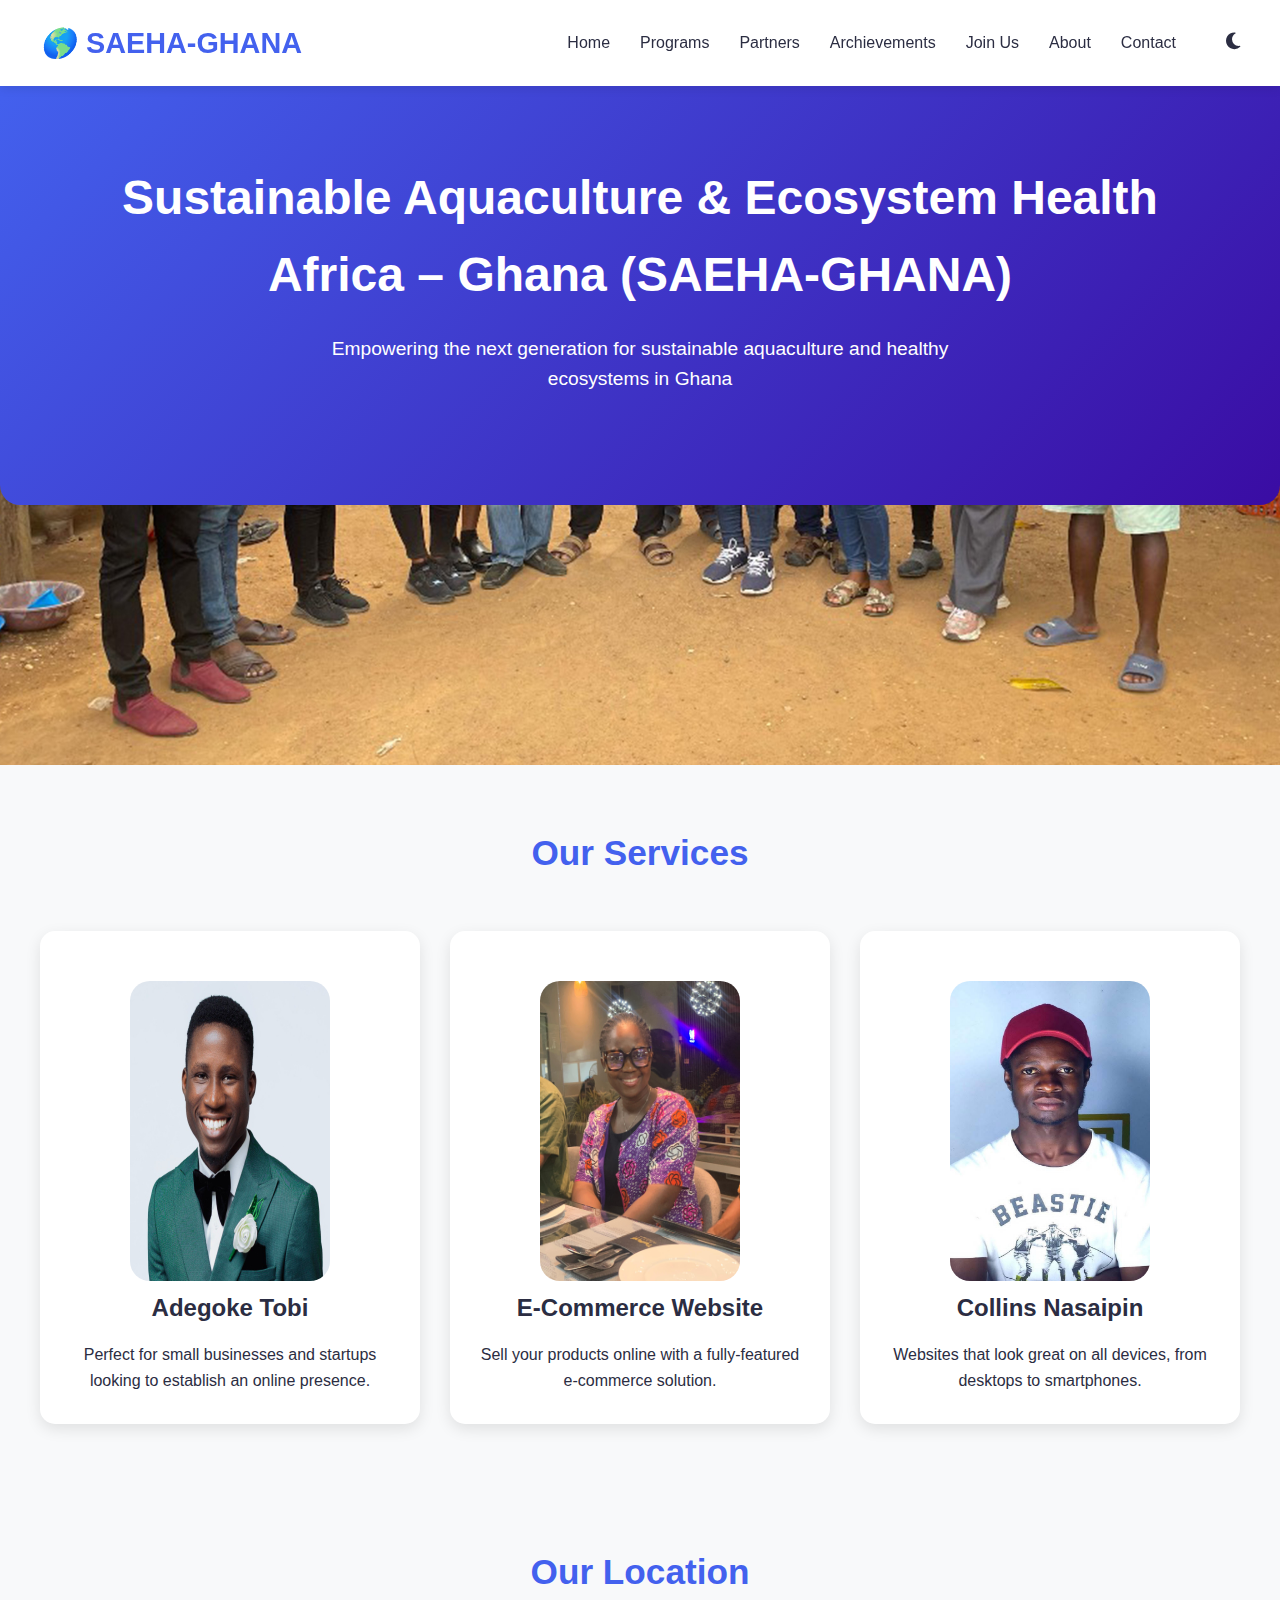
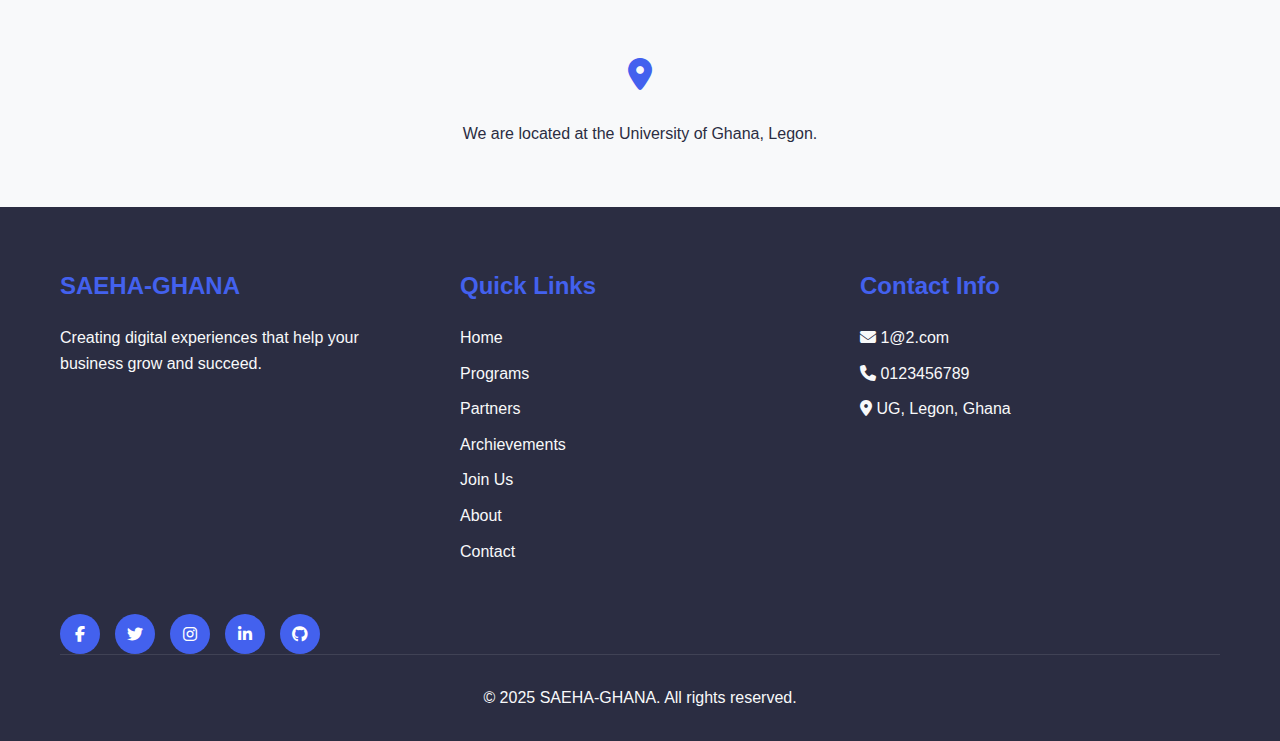
<file: index.html>
<!DOCTYPE html>
<html lang="en">
<head>
    <meta charset="UTF-8">
    <meta name="viewport" content="width=device-width, initial-scale=1.0">
    <title>SAEHA-GHANA</title>
    <link rel="stylesheet" href="style.css">
    <link rel="stylesheet" href="https://cdnjs.cloudflare.com/ajax/libs/font-awesome/6.4.0/css/all.min.css">
</head>
<body>
    <!-- Header & Navigation -->
    <header>
        <div class="container nav-container">
            
            <a href="index.html" class="logo">
                <i>🌎</i>
                SAEHA-GHANA
            </a>

            <button class="nav-toggle" id="navToggle">
                <i class="fas fa-bars"></i>
            </button>

            <ul class="nav-menu" id="navMenu">
                <li class="nav-item"><a href="index.html" class="nav-link">Home</a></li>
                <li class="nav-item"><a href="programs.html" class="nav-link">Programs</a></li>              
                <li class="nav-item"><a href="partners..html" class="nav-link">Partners</a></li>
                <li class="nav-item"><a href="archievements.html" class="nav-link">Archievements</a></li>
                <li class="nav-item"><a href="joinus.html" class="nav-link">Join Us</a></li>
                <li class="nav-item"><a href="about.html" class="nav-link">About</a></li>
                <li class="nav-item"><a href="contact.html" class="nav-link">Contact</a></li>
                <li class="nav-item">
                    <button class="theme-toggle" id="themeToggle">
                        <i class="fas fa-moon"></i>
                    </button>
                </li>
            </ul>
        </div>
    </header>

    <img class="hearder-image" src="images/Aquaculture/hearder-img.jpg" alt="">
    <!-- <h1 class="h1">Sustainable Aquaculture & Ecosystem  Health Africa – Ghana (SAEHA-GHANA)</h1> -->
    <!-- Hero Section -->
    <section class="hero">
        <div class="container">
             <h1>Sustainable Aquaculture & Ecosystem Health Africa – Ghana (SAEHA-GHANA)</h1>
             <p>Empowering the next generation for sustainable aquaculture and healthy ecosystems in Ghana</p>
            <!-- <a href="about.html" class="btn">About Us</a> -->
        </div>
    </section>

    <!-- Services Section -->
    <section class="services container">
        <h2 class="section-title">Our Services</h2>
        <div class="services-grid">
            <div class="service-card">
                <div class="service-icon">
                    <!-- <i class="fas fa-laptop-code"></i> -->
                                    <!-- <img src="images/Aquaculture/Adegoke Tobi.jpg" alt=""> -->

                </div>
                <img src="images/Aquaculture/Adegoke Tobi.jpg" alt="">
                <h3>Adegoke Tobi</h3>
                <p>Perfect for small businesses and startups looking to establish an online presence.</p> 
                <!-- <div class="price">Adegoke Tobi</div>
                <a href="contact.html" class="btn">Order Now</a> -->
            </div>

            <div class="service-card">
                <div class="service-icon">
                    <!-- <i class="fas fa-shopping-cart"></i> -->
                </div>
                <img src="images/Aquaculture/Dorcas Abena.jpg" alt="Dorcas Abena">
                <h3>E-Commerce Website</h3>
                <p>Sell your products online with a fully-featured e-commerce solution.</p>
                <!-- <div class="price">5000 cedis</div>
                <a href="contact.html" class="btn">Order Now</a> -->
            </div>

            <div class="service-card">
                <div class="service-icon">
                    <!-- <i class="fas fa-mobile-alt"></i> -->
                </div>
                <img src="images/Aquaculture/collins.jpg" alt="">
                <h3>Collins Nasaipin</h3>
                <p>Websites that look great on all devices, from desktops to smartphones.</p>
                <!-- <div class="price">3400 cedis</div> -->
                <!-- <a href="contact.html" class="btn">Order Now</a> -->
            </div>
        </div>
    </section>

    <!-- Location Section -->
    <section class="location container">
        <h2 class="section-title">Our Location</h2>
        <div class="location-content">
            <div class="location-icon">
                <i class="fas fa-map-marker-alt"></i>
            </div>
            <p>We are located at the University of Ghana, Legon.</p>
        </div>
    </section>

    <!-- Footer -->
    <footer>
        <div class="container">
            <div class="footer-content">
                <div class="footer-section">
                    <h3>SAEHA-GHANA</h3>
                    <p>Creating digital experiences that help your business grow and succeed.</p>
                </div>

                <div class="footer-section">
                    <h3>Quick Links</h3>
                    <p><a href="index.html">Home</a></p>
                    <p><a href="programs.html">Programs</a></p>
                    <p><a href="partners.html">Partners</a></p>
                    <p><a href="archievements.html">Archievements</a></p>
                    <p><a href="joinus.html">Join Us</a></p>
                    <p><a href="about.html">About</a></p>
                    <p><a href="contact.html">Contact</a></p>
                </div>

                <div class="footer-section">
                    <h3>Contact Info</h3>
                    <p><i class="fas fa-envelope"></i> 1@2.com</p>
                    <p><i class="fas fa-phone"></i> 0123456789</p>
                    <p><i class="fas fa-map-marker-alt"></i> UG, Legon, Ghana</p>
                </div>
            </div>

            <div class="social-links">
                <a href="#"><i class="fab fa-facebook-f"></i></a>
                <a href="#"><i class="fab fa-twitter"></i></a>
                <a href="#"><i class="fab fa-instagram"></i></a>
                <a href="#"><i class="fab fa-linkedin-in"></i></a>
                <a href="#"><i class="fab fa-github"></i></a>
            </div>

            <div class="footer-bottom">
                <p>&copy; 2025 SAEHA-GHANA. All rights reserved.</p>
            </div>
        </div>
    </footer>

    <script src="script.js"></script>
</body>
</html>
</file>
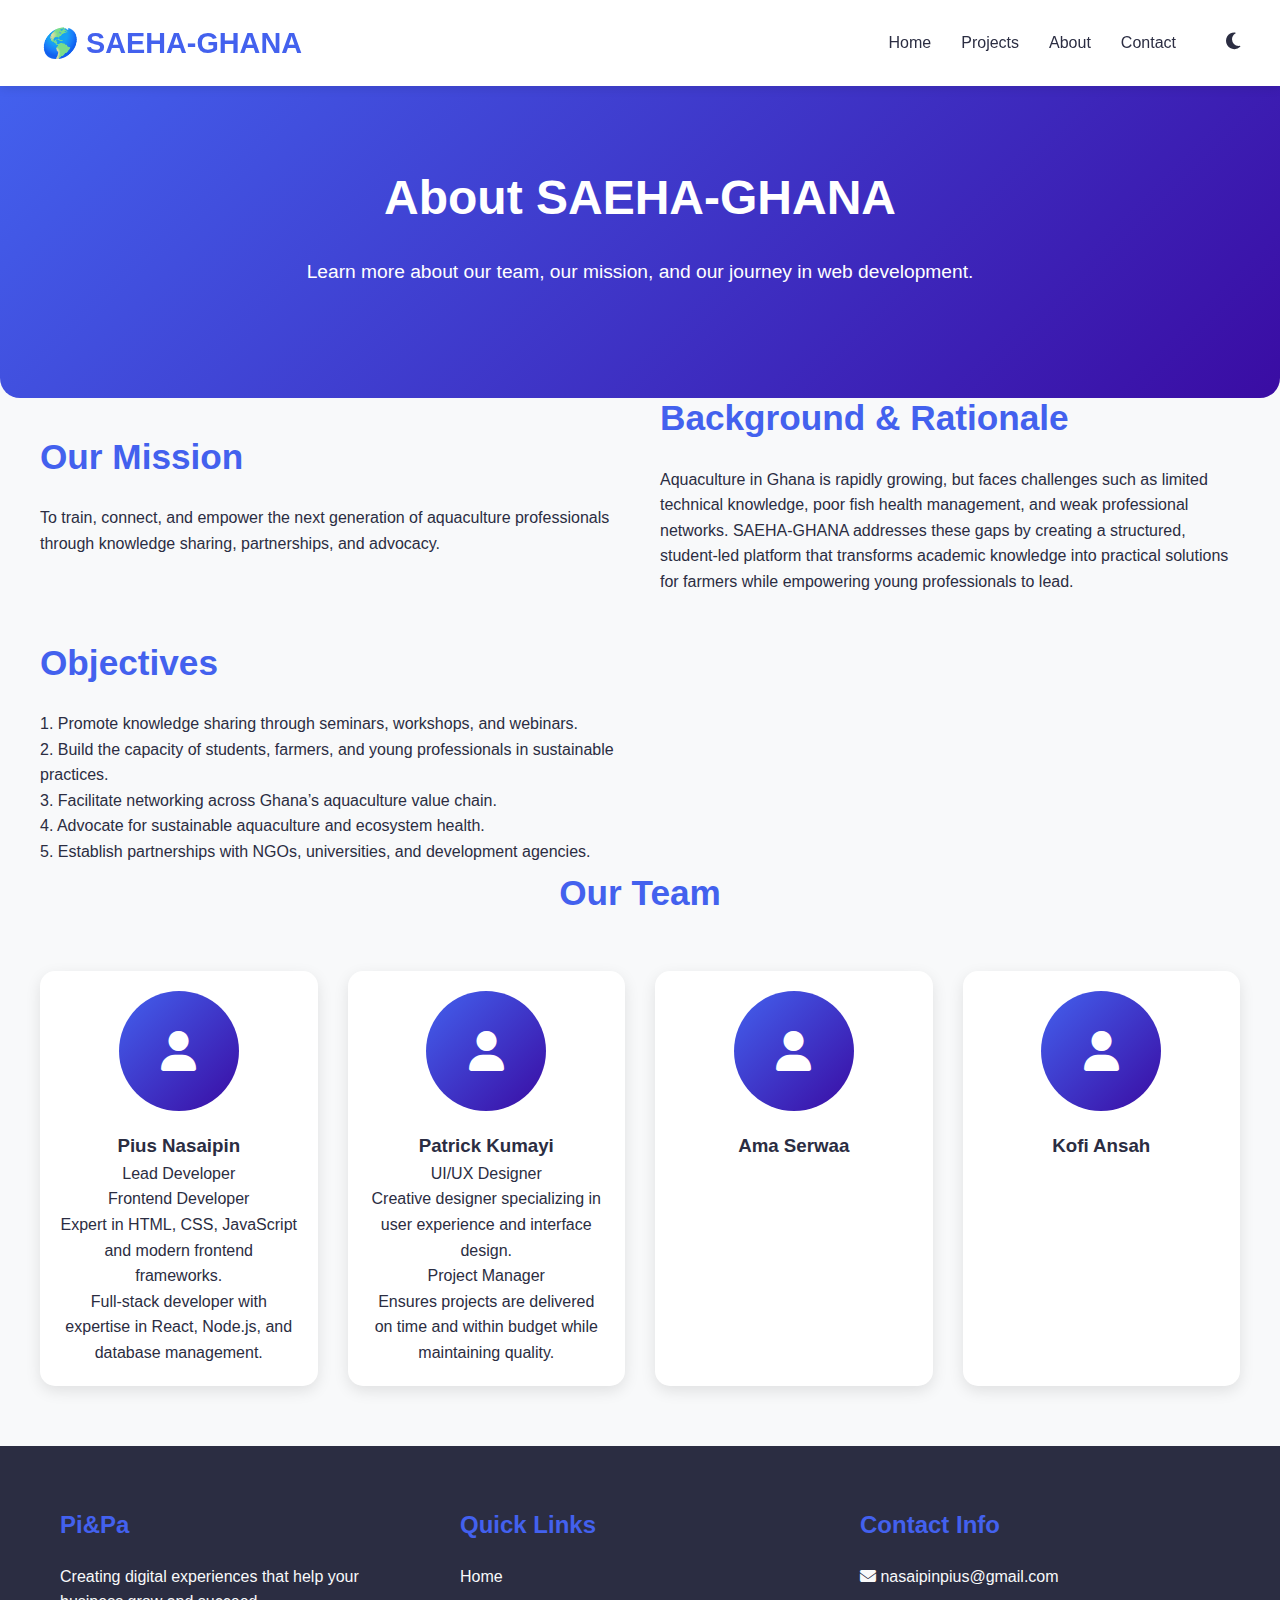
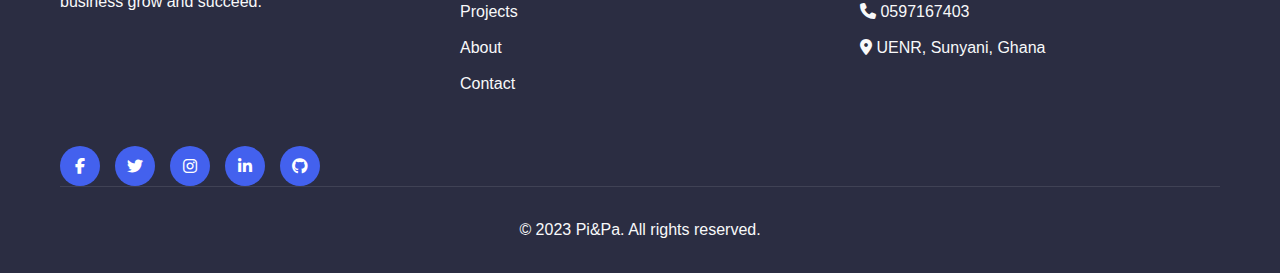
<file: about.html>
<!DOCTYPE html>
<html lang="en">
<head>
    <meta charset="UTF-8">
    <meta name="viewport" content="width=device-width, initial-scale=1.0">
    <title>SAEHA-GHANA</title>
    <link rel="stylesheet" href="style.css">
    <link rel="stylesheet" href="https://cdnjs.cloudflare.com/ajax/libs/font-awesome/6.4.0/css/all.min.css">
</head>
<body>
    <!-- Header & Navigation -->
    <header>
        <div class="container nav-container">
            <a href="index.html" class="logo">
                <i>🌎</i>
                SAEHA-GHANA
            </a>

            <button class="nav-toggle" id="navToggle">
                <i class="fas fa-bars"></i>
            </button>

            <ul class="nav-menu" id="navMenu">
                <li class="nav-item"><a href="index.html" class="nav-link">Home</a></li>
                <li class="nav-item"><a href="projects.html" class="nav-link">Projects</a></li>
                <li class="nav-item"><a href="about.html" class="nav-link active">About</a></li>
                <li class="nav-item"><a href="contact.html" class="nav-link">Contact</a></li>
                <li class="nav-item">
                    <button class="theme-toggle" id="themeToggle">
                        <i class="fas fa-moon"></i>
                    </button>
                </li>
            </ul>
        </div>
    </header>

    <!-- Hero Section -->
    <section class="hero">
        <div class="container">
            <h1>About SAEHA-GHANA</h1>
            <p>Learn more about our team, our mission, and our journey in web development.</p>
        </div>
    </section>

    <!-- About Section -->
    <section class="about container">
        <div class="about-content">
            <div class="about-text">
                <h2>Who We Are</h2>
                <p>SAEHA-GHANA is a youth-driven, professional platform dedicated to promoting sustainable aquaculture and ecosystem health in Ghana. Born out of the Aquahem Project, our network connects students, farmers, researchers, and industry stakeholders to share knowledge, strengthen skills, and drive innovation in aquaculture.</p>
                <!-- <p>Pi&Pa was founded in 2020 by a group of passionate web developers from the University of Energy and Natural Resources (UENR) in Sunyani. What started as a small campus project quickly grew into a full-service web development agency.</p> -->
                <!-- <p>Our mission is to help businesses of all sizes establish a strong online presence through custom websites that are not only visually appealing but also functional, user-friendly, and optimized for performance.</p> -->
                <!-- <p>Over the years, we've had the privilege of working with various clients across different industries, from local restaurants to educational institutions and e-commerce stores.</p> -->
            </div>
            <div class="about-text">
                <h2>Our Vision</h2>
                <p>To be a leading hub for sustainable aquaculture and aquatic ecosystem health in West Africa.</p>
                <!-- <p>At Pi&Pa, we believe in a collaborative approach to web development. We work closely with our clients to understand their unique needs and goals, ensuring that the final product exceeds their expectations.</p>
                <p>We follow industry best practices and stay up-to-date with the latest technologies and trends to deliver websites that are modern, secure, and scalable.</p> -->
                <p>Our process includes thorough planning, design, development, testing, and ongoing support to ensure your website continues to perform well long after launch.</p>
            </div>
              <div class="about-text">
                <h2>Our Mission</h2>
                <p>To train, connect, and empower the next generation of aquaculture professionals through knowledge sharing, partnerships, and advocacy.</p>
             </div>
             <div class="about-text">
                <h2>Background & Rationale</h2>
                <p>Aquaculture in Ghana is rapidly growing, but faces challenges such as limited technical knowledge, poor fish health management, and weak professional networks. SAEHA-GHANA addresses these gaps by creating a structured, student-led platform that transforms academic knowledge into practical solutions for farmers while empowering young professionals to lead.</p>
             </div>
             <div class="about-text">
                <h2>Objectives</h2>
                <p>
                    <ul>1.	Promote knowledge sharing through seminars, workshops, and webinars.</ul>
                    <ul>2.   Build the capacity of students, farmers, and young professionals in sustainable practices.</ul>
                    <ul>3.	Facilitate networking across Ghana’s aquaculture value chain.</ul>
                    <ul>4.	Advocate for sustainable aquaculture and ecosystem health.</ul>
                    <ul>5.	Establish partnerships with NGOs, universities, and development agencies.</ul>
                </p>
             </div>

            <!--  -->
            
        </div>

        <h2 class="section-title">Our Team</h2>
        <div class="team-grid">
            <div class="team-member">
                <div class="team-img">
                    <i class="fas fa-user"></i>
                </div>
                <h3>Pius Nasaipin</h3>
                <p>Lead Developer</p>
                    <p>Frontend Developer</p>
                <p>Expert in HTML, CSS, JavaScript and modern frontend frameworks.</p>
           
                <p>Full-stack developer with expertise in React, Node.js, and database management.</p>
            </div>

            <div class="team-member">
                <div class="team-img">
                    <i class="fas fa-user"></i>
                </div>
                <h3>Patrick Kumayi</h3>
                <p>UI/UX Designer</p>
                <p>Creative designer specializing in user experience and interface design.</p>
                   <p>Project Manager</p>
                <p>Ensures projects are delivered on time and within budget while maintaining quality.</p>
            
            </div>

            <div class="team-member">
                <div class="team-img">
                    <i class="fas fa-user"></i>
                </div>
                <h3>Ama Serwaa</h3>
             </div>

            <div class="team-member">
                <div class="team-img">
                    <i class="fas fa-user"></i>
                </div>
                <h3>Kofi Ansah</h3>
             </div>
        </div>
    </section>

    <!-- Footer -->
    <footer>
        <div class="container">
            <div class="footer-content">
                <div class="footer-section">
                    <h3>Pi&Pa</h3>
                    <p>Creating digital experiences that help your business grow and succeed.</p>
                </div>

                <div class="footer-section">
                    <h3>Quick Links</h3>
                    <p><a href="index.html">Home</a></p>
                    <p><a href="projects.html">Projects</a></p>
                    <p><a href="about.html">About</a></p>
                    <p><a href="contact.html">Contact</a></p>
                </div>

                <div class="footer-section">
                    <h3>Contact Info</h3>
                    <p><i class="fas fa-envelope"></i> nasaipinpius@gmail.com</p>
                    <p><i class="fas fa-phone"></i> 0597167403</p>
                    <p><i class="fas fa-map-marker-alt"></i> UENR, Sunyani, Ghana</p>
                </div>
            </div>

            <div class="social-links">
                <a href="#"><i class="fab fa-facebook-f"></i></a>
                <a href="#"><i class="fab fa-twitter"></i></a>
                <a href="#"><i class="fab fa-instagram"></i></a>
                <a href="#"><i class="fab fa-linkedin-in"></i></a>
                <a href="#"><i class="fab fa-github"></i></a>
            </div>

            <div class="footer-bottom">
                <p>&copy; 2023 Pi&Pa. All rights reserved.</p>
            </div>
        </div>
    </footer>

    <script src="script.js"></script>
</body>
</html>
</file>
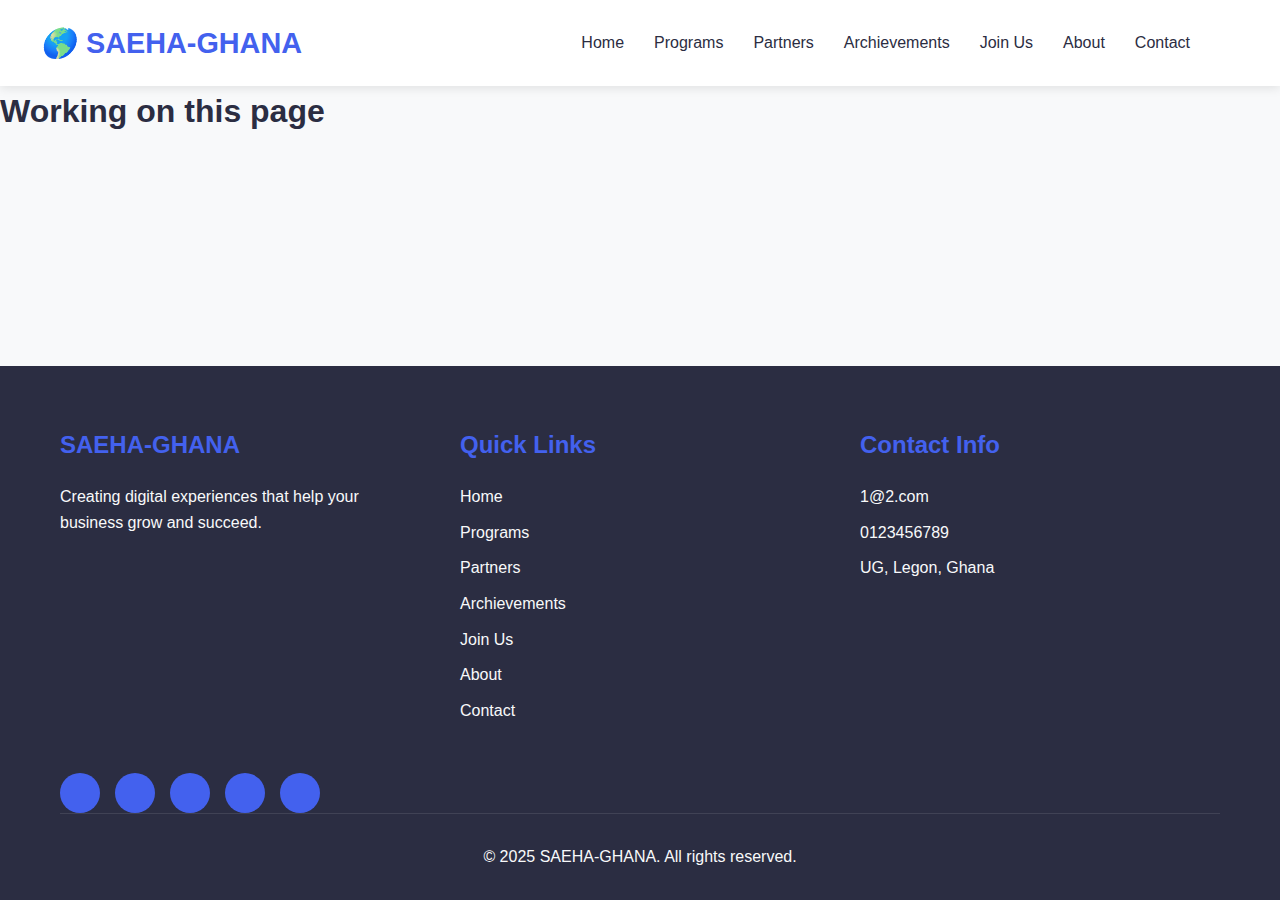
<file: archievements.html>
<!DOCTYPE html>
<html lang="en">
<head>
    <meta charset="UTF-8">
    <meta name="viewport" content="width=device-width, initial-scale=1.0">
    <title>SAEHA-GHANA</title>
    <link rel="stylesheet" href="style.css">
</head>
<body>
    <header>
        <div class="container nav-container">
            
            <a href="index.html" class="logo">
                <i>🌎</i>
                SAEHA-GHANA
            </a>

            <button class="nav-toggle" id="navToggle">
                <i class="fas fa-bars"></i>
            </button>

            <ul class="nav-menu" id="navMenu">
                <li class="nav-item"><a href="index.html" class="nav-link">Home</a></li>
                <li class="nav-item"><a href="programs.html" class="nav-link">Programs</a></li>              
                <li class="nav-item"><a href="partners..html" class="nav-link">Partners</a></li>
                <li class="nav-item"><a href="archievements.html" class="nav-link">Archievements</a></li>
                <li class="nav-item"><a href="joinus.html" class="nav-link">Join Us</a></li>
                <li class="nav-item"><a href="about.html" class="nav-link">About</a></li>
                <li class="nav-item"><a href="contact.html" class="nav-link">Contact</a></li>
                <li class="nav-item">
                    <button class="theme-toggle" id="themeToggle">
                        <i class="fas fa-moon"></i>
                    </button>
                </li>
            </ul>
        </div>
    </header>

<h1>Working on this page</h1>

<!-- the footer -->
  <footer>
        <div class="container">
            <div class="footer-content">
                <div class="footer-section">
                    <h3>SAEHA-GHANA</h3>
                    <p>Creating digital experiences that help your business grow and succeed.</p>
                </div>

                <div class="footer-section">
                    <h3>Quick Links</h3>
                    <p><a href="index.html">Home</a></p>
                    <p><a href="programs.html">Programs</a></p>
                    <p><a href="partners.html">Partners</a></p>
                    <p><a href="archievements.html">Archievements</a></p>
                    <p><a href="joinus.html">Join Us</a></p>
                    <p><a href="about.html">About</a></p>
                    <p><a href="contact.html">Contact</a></p>
                </div>

                <div class="footer-section">
                    <h3>Contact Info</h3>
                    <p><i class="fas fa-envelope"></i> 1@2.com</p>
                    <p><i class="fas fa-phone"></i> 0123456789</p>
                    <p><i class="fas fa-map-marker-alt"></i> UG, Legon, Ghana</p>
                </div>
            </div>

            <div class="social-links">
                <a href="#"><i class="fab fa-facebook-f"></i></a>
                <a href="#"><i class="fab fa-twitter"></i></a>
                <a href="#"><i class="fab fa-instagram"></i></a>
                <a href="#"><i class="fab fa-linkedin-in"></i></a>
                <a href="#"><i class="fab fa-github"></i></a>
            </div>

            <div class="footer-bottom">
                <p>&copy; 2025 SAEHA-GHANA. All rights reserved.</p>
            </div>
        </div>
    </footer>


    <script src="script.js"></script>
</body>
</html>
</file>
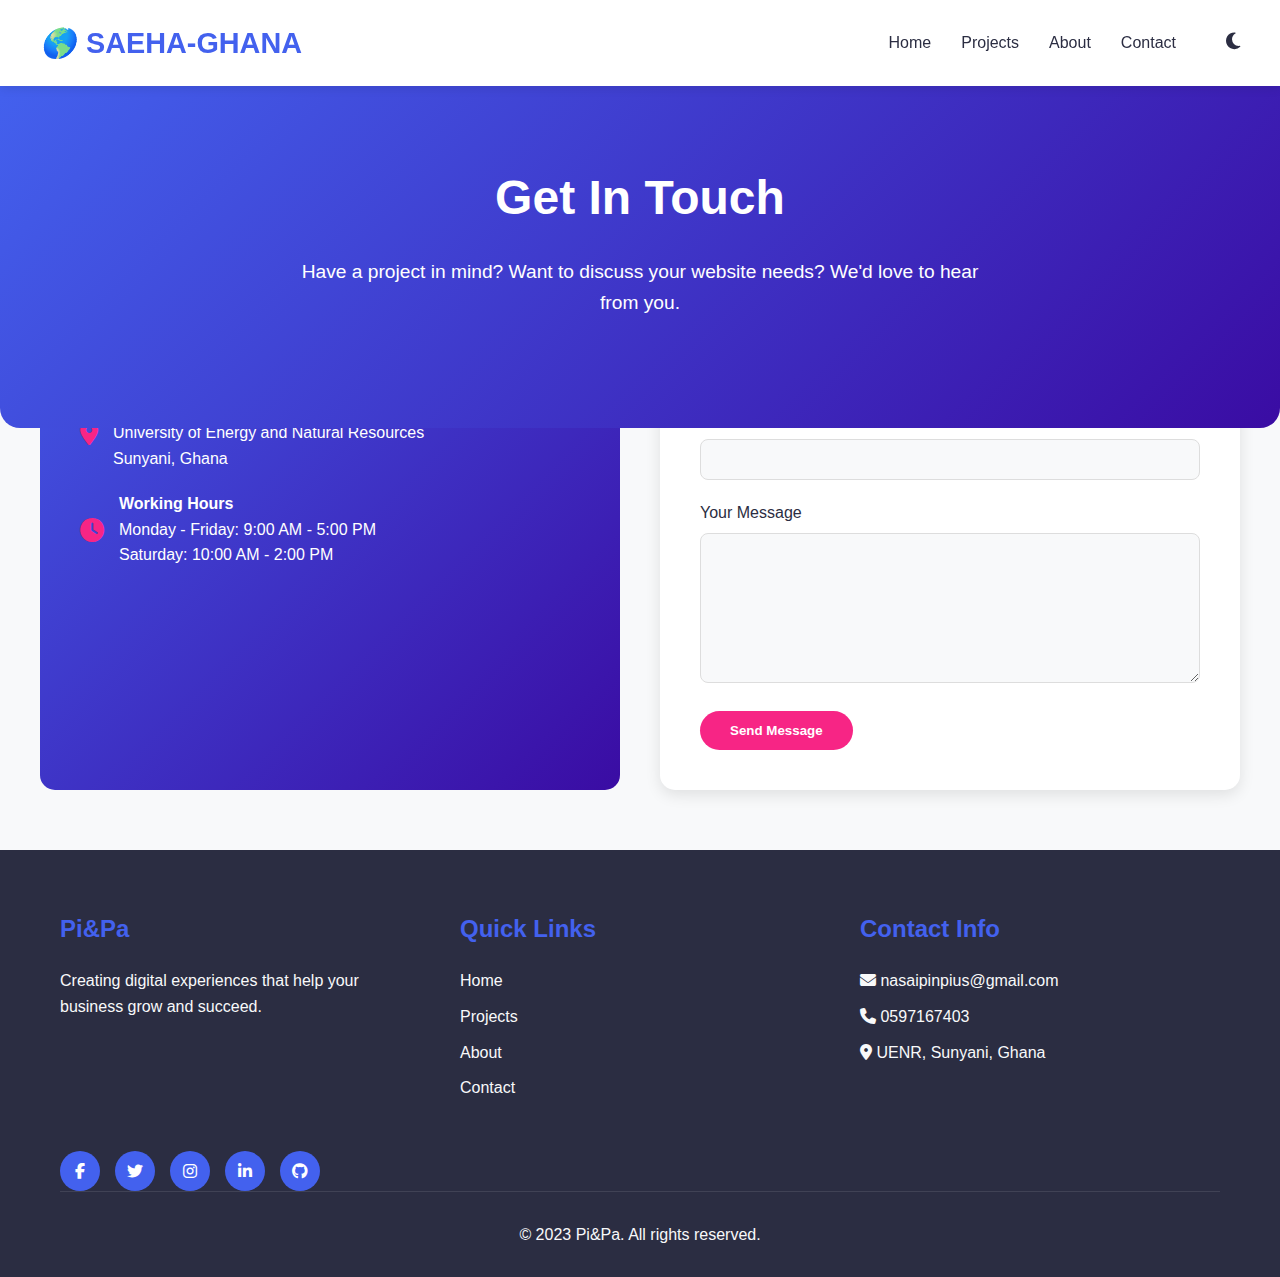
<file: contact.html>
<!DOCTYPE html>
<html lang="en">
<head>
    <meta charset="UTF-8">
    <meta name="viewport" content="width=device-width, initial-scale=1.0">
    <title>SAEHA-GHANA</title>
    <link rel="stylesheet" href="style.css">
    <link rel="stylesheet" href="https://cdnjs.cloudflare.com/ajax/libs/font-awesome/6.4.0/css/all.min.css">
</head>
<body>
    <!-- Header & Navigation -->
    <header>
        <div class="container nav-container">
              
            <a href="index.html" class="logo">
                <i>🌎</i>
                SAEHA-GHANA
            </a>

            <button class="nav-toggle" id="navToggle">
                <i class="fas fa-bars"></i>
            </button>

            <ul class="nav-menu" id="navMenu">
                <li class="nav-item"><a href="index.html" class="nav-link">Home</a></li>
                <li class="nav-item"><a href="projects.html" class="nav-link">Projects</a></li>
                <li class="nav-item"><a href="about.html" class="nav-link">About</a></li>
                <li class="nav-item"><a href="contact.html" class="nav-link active">Contact</a></li>
                <li class="nav-item">
                    <button class="theme-toggle" id="themeToggle">
                        <i class="fas fa-moon"></i>
                    </button>
                </li>
            </ul>
        </div>
    </header>

    <!-- Hero Section -->
    <section class="hero">
        <div class="container">
            <h1>Get In Touch</h1>
            <p>Have a project in mind? Want to discuss your website needs? We'd love to hear from you.</p>
        </div>
    </section>

    <!-- Contact Section -->
    <section class="contact container">
        <div class="contact-container">
            <div class="contact-info">
                <h3>Contact Information</h3>
                <div class="contact-detail">
                    <i class="fas fa-envelope"></i>
                    <div>
                        <h4>Email</h4>
                        <p>nasaipinpius@gmail.com</p>
                    </div>
                </div>
                <div class="contact-detail">
                    <i class="fas fa-phone"></i>
                    <div>
                        <h4>Phone</h4>
                        <p>0597167403</p>
                    </div>
                </div>
                <div class="contact-detail">
                    <i class="fas fa-map-marker-alt"></i>
                    <div>
                        <h4>Location</h4>
                        <p>University of Energy and Natural Resources<br>Sunyani, Ghana</p>
                    </div>
                </div>
                <div class="contact-detail">
                    <i class="fas fa-clock"></i>
                    <div>
                        <h4>Working Hours</h4>
                        <p>Monday - Friday: 9:00 AM - 5:00 PM<br>Saturday: 10:00 AM - 2:00 PM</p>
                    </div>
                </div>
            </div>

            <div class="contact-form">
                <h3>Send Us a Message</h3>
                <form id="emailForm">
                    <div class="form-group">
                        <label for="name">Your Name</label>
                        <input type="text" id="name" name="name" required>
                    </div>
                    <div class="form-group">
                        <label for="email">Your Email</label>
                        <input type="email" id="email" name="email" required>
                    </div>
                    <div class="form-group">
                        <label for="subject">Subject</label>
                        <input type="text" id="subject" name="subject" required>
                    </div>
                    <div class="form-group">
                        <label for="message">Your Message</label>
                        <textarea id="message" name="message" required></textarea>
                    </div>
                    <button type="submit" class="btn">Send Message</button>
                </form>
            </div>
        </div>
    </section>

    <!-- Footer -->
    <footer>
        <div class="container">
            <div class="footer-content">
                <div class="footer-section">
                    <h3>Pi&Pa</h3>
                    <p>Creating digital experiences that help your business grow and succeed.</p>
                </div>

                <div class="footer-section">
                    <h3>Quick Links</h3>
                    <p><a href="index.html">Home</a></p>
                    <p><a href="projects.html">Projects</a></p>
                    <p><a href="about.html">About</a></p>
                    <p><a href="contact.html">Contact</a></p>
                </div>

                <div class="footer-section">
                    <h3>Contact Info</h3>
                    <p><i class="fas fa-envelope"></i> nasaipinpius@gmail.com</p>
                    <p><i class="fas fa-phone"></i> 0597167403</p>
                    <p><i class="fas fa-map-marker-alt"></i> UENR, Sunyani, Ghana</p>
                </div>
            </div>

            <div class="social-links">
                <a href="#"><i class="fab fa-facebook-f"></i></a>
                <a href="#"><i class="fab fa-twitter"></i></a>
                <a href="#"><i class="fab fa-instagram"></i></a>
                <a href="#"><i class="fab fa-linkedin-in"></i></a>
                <a href="#"><i class="fab fa-github"></i></a>
            </div>

            <div class="footer-bottom">
                <p>&copy; 2023 Pi&Pa. All rights reserved.</p>
            </div>
        </div>
    </footer>

    <script src="script.js"></script>
    <script>
        // Email form handling
        document.getElementById('emailForm').addEventListener('submit', function(e) {
            e.preventDefault();
            
            // Get form values
            const name = document.getElementById('name').value;
            const email = document.getElementById('email').value;
            const subject = document.getElementById('subject').value;
            const message = document.getElementById('message').value;
            
            // In a real application, you would send this data to a server
            // For demonstration, we'll show an alert
            alert(`Thank you ${name}! Your message has been received. We will contact you at ${email} soon.`);
            
            // Reset the form
            document.getElementById('emailForm').reset();
        });
    </script>
</body>
</html>
</file>
<file: style.css>
/* style.css */
:root {
    --primary: #4361ee;
    --secondary: #3a0ca3;
    --accent: #f72585;
    --text: #2b2d42;
    --background: #f8f9fa;
    --card-bg: #ffffff;
    --footer-bg: #2b2d42;
    --footer-text: #f8f9fa;
    --shadow: rgba(0, 0, 0, 0.1);
    --transition: all 0.3s ease;
}

.dark-mode {
    --primary: #4cc9f0;
    --secondary: #4895ef;
    --accent: #f72585;
    --text: #f8f9fa;
    --background: #121212;
    --card-bg: #1e1e1e;
    --footer-bg: #000000;
    --footer-text: #f8f9fa;
    --shadow: rgba(0, 0, 0, 0.5);
}

* {
    margin: 0;
    padding: 0;
    box-sizing: border-box;
    transition: var(--transition);
}

body {
    font-family: 'Segoe UI', Tahoma, Geneva, Verdana, sans-serif;
    background-color: var(--background);
    color: var(--text);
    line-height: 1.6;
    min-height: 100vh;
    display: flex;
    flex-direction: column;
    /* margin: 20px; */
}

.container {
    width: 100%;
    max-width: 1200px;
    margin: 0 auto;
    padding: 0 20px;
}

/* Header & Navigation */
header {
    background-color: var(--card-bg);
    box-shadow: 0 2px 10px var(--shadow);
    position: sticky;
    top: 0;
    z-index: 100;
    
}

.nav-container {
    display: flex;
    justify-content: space-between;
    align-items: center;
    padding: 20px 0;
}

.logo {
    font-size: 1.8rem;
    font-weight: 700;
    color: var(--primary);
    text-decoration: none;
    display: flex;
    align-items: center;
}

.logo i {
    margin-right: 10px;
}

.nav-menu {
    display: flex;
    list-style: none;
}

.nav-item {
    margin-left: 30px;
}

.nav-link {
    color: var(--text);
    text-decoration: none;
    font-weight: 500;
    position: relative;
    padding: 5px 0;
}

.nav-link::after {
    content: '';
    position: absolute;
    bottom: 0;
    left: 0;
    width: 0;
    height: 2px;
    background-color: var(--primary);
    transition: var(--transition);
}

.nav-link:hover::after {
    width: 100%;
}

.nav-toggle {
    display: none;
    background: none;
    border: none;
    font-size: 1.5rem;
    color: var(--text);
    cursor: pointer;
}

.theme-toggle {
    background: none;
    border: none;
    font-size: 1.2rem;
    color: var(--text);
    cursor: pointer;
    margin-left: 20px;
}

/* Hero Section */
.hero {
    padding: 80px 0;
    background: linear-gradient(135deg, var(--primary) 0%, var(--secondary) 100%);
    color: white;
    text-align: center;
    border-radius: 0 0 20px 20px;
    margin-bottom: 40px;
    position: absolute;
    width: 100%;
    margin-top: 80px;
    /* height: 60%; */
    /* opacity: 60%; */
}

.hero h1 {
    font-size: 3rem;
    margin-bottom: 20px;
    
}

.hero p {
    font-size: 1.2rem;
    max-width: 700px;
    margin: 0 auto 30px;
}

.btn {
    display: inline-block;
    background-color: var(--accent);
    color: white;
    padding: 12px 30px;
    border-radius: 30px;
    text-decoration: none;
    font-weight: 600;
    transition: var(--transition);
    border: none;
    cursor: pointer;
}

.btn:hover {
    transform: translateY(-3px);
    box-shadow: 0 10px 20px rgba(0, 0, 0, 0.2);
}

/* Services Section */
.section-title {
    text-align: center;
    margin-bottom: 50px;
    font-size: 2.2rem;
    color: var(--primary);
}

.services {
    padding: 60px 0;
}

.services-grid {
    display: grid;
    grid-template-columns: repeat(auto-fit, minmax(300px, 1fr));
    gap: 30px;
}

.service-card {
    background-color: var(--card-bg);
    border-radius: 15px;
    padding: 30px;
    box-shadow: 0 5px 15px var(--shadow);
    text-align: center;
    transition: var(--transition);
}

.service-card:hover {
    transform: translateY(-10px);
}

.service-icon {
    font-size: 3rem;
    color: var(--primary);
    margin-bottom: 20px;
}

.service-card h3 {
    margin-bottom: 15px;
    font-size: 1.5rem;
}

.price {
    font-size: 1.8rem;
    color: var(--accent);
    margin: 15px 0;
    font-weight: 700;
}

/* Location Section */
.location {
    padding: 60px 0;
    text-align: center;
}

.location-content {
    max-width: 700px;
    margin: 0 auto;
}

.location-icon {
    font-size: 2rem;
    color: var(--primary);
    margin-bottom: 20px;
}

/* Projects Section */
.projects {
    padding: 60px 0;
    /* display: none; */
    margin-top: 300px;
}

.projects-grid {
    display: grid;
    grid-template-columns: repeat(auto-fit, minmax(350px, 1fr));
    gap: 30px;
}

.project-card {
    background-color: var(--card-bg);
    border-radius: 15px;
    overflow: hidden;
    box-shadow: 0 5px 15px var(--shadow);
    transition: var(--transition);
}

.project-card:hover {
    transform: translateY(-10px);
}

.project-img {
    height: 200px;
    background: linear-gradient(135deg, var(--primary) 0%, var(--secondary) 100%);
    display: flex;
    align-items: center;
    justify-content: center;
    color: white;
    font-size: 3rem;
}

.project-content {
    padding: 20px;
    margin-top: 30px;
}

.project-content h3 {
    margin-bottom: 10px;
    font-size: 1.5rem;
}

/* About Section */
.about {
    padding: 60px 0;
}

.about-content {
    display: grid;
    grid-template-columns: 1fr 1fr;
    gap: 40px;
    align-items: center;
}

.about-text h2 {
    font-size: 2.2rem;
    margin-bottom: 20px;
    color: var(--primary);
}

.team-grid {
    display: grid;
    grid-template-columns: repeat(auto-fit, minmax(250px, 1fr));
    gap: 30px;
    margin-top: 50px;
}

.team-member {
    background-color: var(--card-bg);
    border-radius: 15px;
    padding: 20px;
    text-align: center;
    box-shadow: 0 5px 15px var(--shadow);
}

.team-img {
    width: 120px;
    height: 120px;
    border-radius: 50%;
    background: linear-gradient(135deg, var(--primary) 0%, var(--secondary) 100%);
    margin: 0 auto 20px;
    display: flex;
    align-items: center;
    justify-content: center;
    color: white;
    font-size: 2.5rem;
}

/* Contact Section */
.contact {
    padding: 60px 0;
}

.contact-container {
    display: grid;
    grid-template-columns: 1fr 1fr;
    gap: 40px;
}

.contact-info {
    background: linear-gradient(135deg, var(--primary) 0%, var(--secondary) 100%);
    color: white;
    padding: 40px;
    border-radius: 15px;
}

.contact-info h3 {
    font-size: 1.8rem;
    margin-bottom: 20px;
}

.contact-detail {
    display: flex;
    align-items: center;
    margin-bottom: 20px;
}

.contact-detail i {
    font-size: 1.5rem;
    margin-right: 15px;
    color: var(--accent);
}

.contact-form {
    background-color: var(--card-bg);
    padding: 40px;
    border-radius: 15px;
    box-shadow: 0 5px 15px var(--shadow);
}

.form-group {
    margin-bottom: 20px;
}

.form-group label {
    display: block;
    margin-bottom: 8px;
    font-weight: 500;
}

.form-group input,
.form-group textarea {
    width: 100%;
    padding: 12px 15px;
    border: 1px solid #ddd;
    border-radius: 8px;
    background-color: var(--background);
    color: var(--text);
}

.form-group textarea {
    min-height: 150px;
    resize: vertical;
}

/* Footer */
footer {
    background-color: var(--footer-bg);
    color: var(--footer-text);
    padding: 60px 0 30px;
    margin-top: auto;
}

.footer-content {
    display: grid;
    grid-template-columns: repeat(auto-fit, minmax(250px, 1fr));
    gap: 40px;
    margin-bottom: 40px;
}

.footer-section h3 {
    font-size: 1.5rem;
    margin-bottom: 20px;
    color: var(--primary);
}

.footer-section p, .footer-section a {
    margin-bottom: 10px;
    display: block;
    color: var(--footer-text);
    text-decoration: none;
}

.social-links {
    display: flex;
    gap: 15px;
    margin-top: 20px;
}

.social-links a {
    display: inline-flex;
    align-items: center;
    justify-content: center;
    width: 40px;
    height: 40px;
    border-radius: 50%;
    background-color: var(--primary);
    color: white;
    text-decoration: none;
    transition: var(--transition);
}

.social-links a:hover {
    transform: translateY(-3px);
}

.footer-bottom {
    text-align: center;
    padding-top: 30px;
    border-top: 1px solid rgba(255, 255, 255, 0.1);
}
 .h1 {
        position: absolute;
        margin-top: 350px;
        margin-left: 100px;
        color: #fff;
        /* font-size: 2.2rem; */
        font-size: 3rem;
        margin-bottom: 20px;
    }

/* Responsive Styles */
@media (max-width: 968px) {
    .about-content,
    .contact-container {
        grid-template-columns: 1fr;
    }
}

@media (max-width: 768px) {
    .nav-menu {
        position: fixed;
        top: 70px;
        left: -100%;
        flex-direction: column;
        background-color: var(--card-bg);
        width: 100%;
        box-shadow: 0 10px 15px var(--shadow);
        padding: 20px;
        transition: 0.4s;
    }

    .nav-menu.active {
        left: 0;
    }

    .nav-item {
        margin: 15px 0;
    }

    .nav-toggle {
        display: block;
    }
    .h1 {
        position: absolute;
        margin-top: 200px;
        margin-left: 50px;
        color: #fff;
        display: none;
        font-size: 2.2rem;
    }
    .project {
        margin:  300px;
    }
    .project-content {
    padding: 20px;
    margin-top: 150px;
    /* display: none; */
    /* margin: 20px; */

}
    .hero {
        /* display: none; */
        /* height: 60px; */
    }
    .hero h1 {
        font-size: 2.2rem;
        margin-left: 50px;
        top: 0;

    }

    .hero p {
        font-size: 1rem;
    }
}

/* desingn for images */
img {
    width: 200px;
    position: relative;
    border-radius: 20px;
    height: 300px;
}

.hearder-image {
    width: auto;
    /* display: none; */
    border-radius: 0;
    height: auto;
    /* height: 100vh; */
    border-top-left-radius: 60px;
    border-top-right-radius: 60px;
}

.project-img img {
    /* display: none; */
    width: 100%;
    height: auto;
}
</file>
